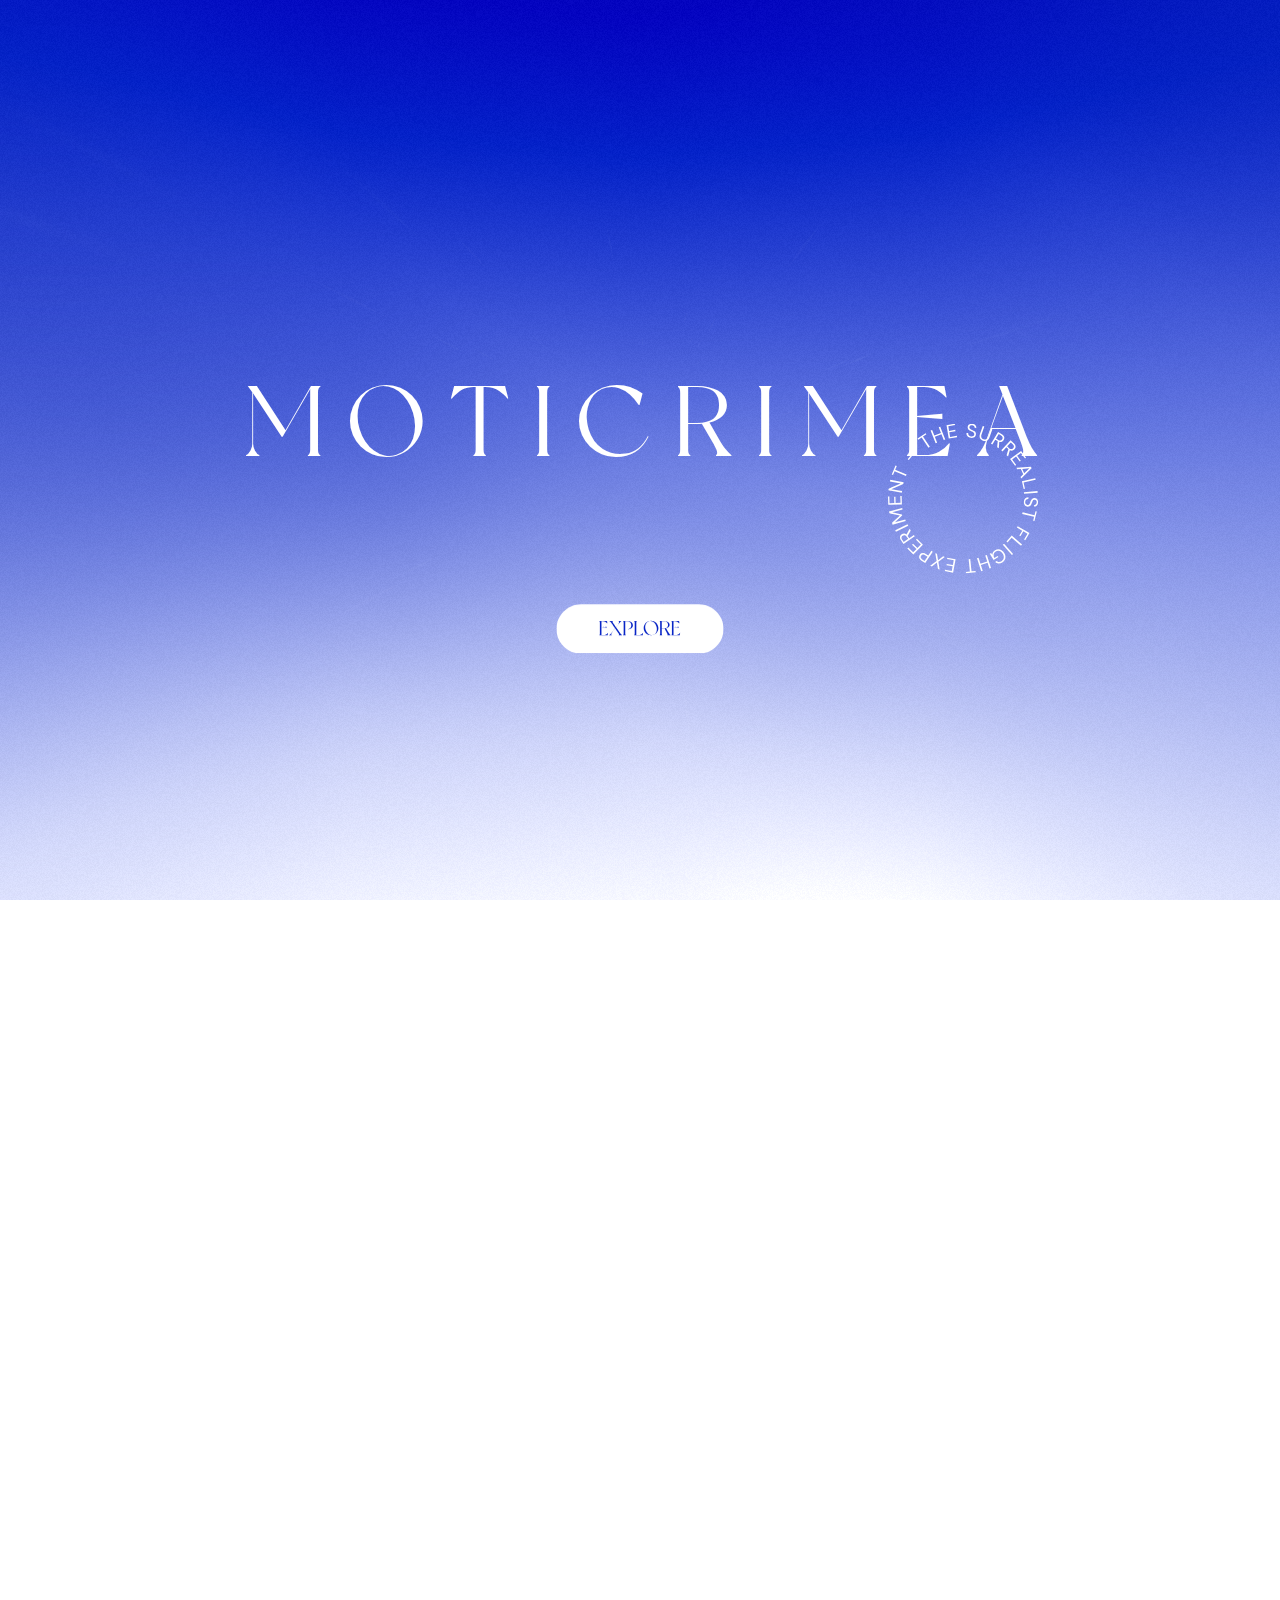
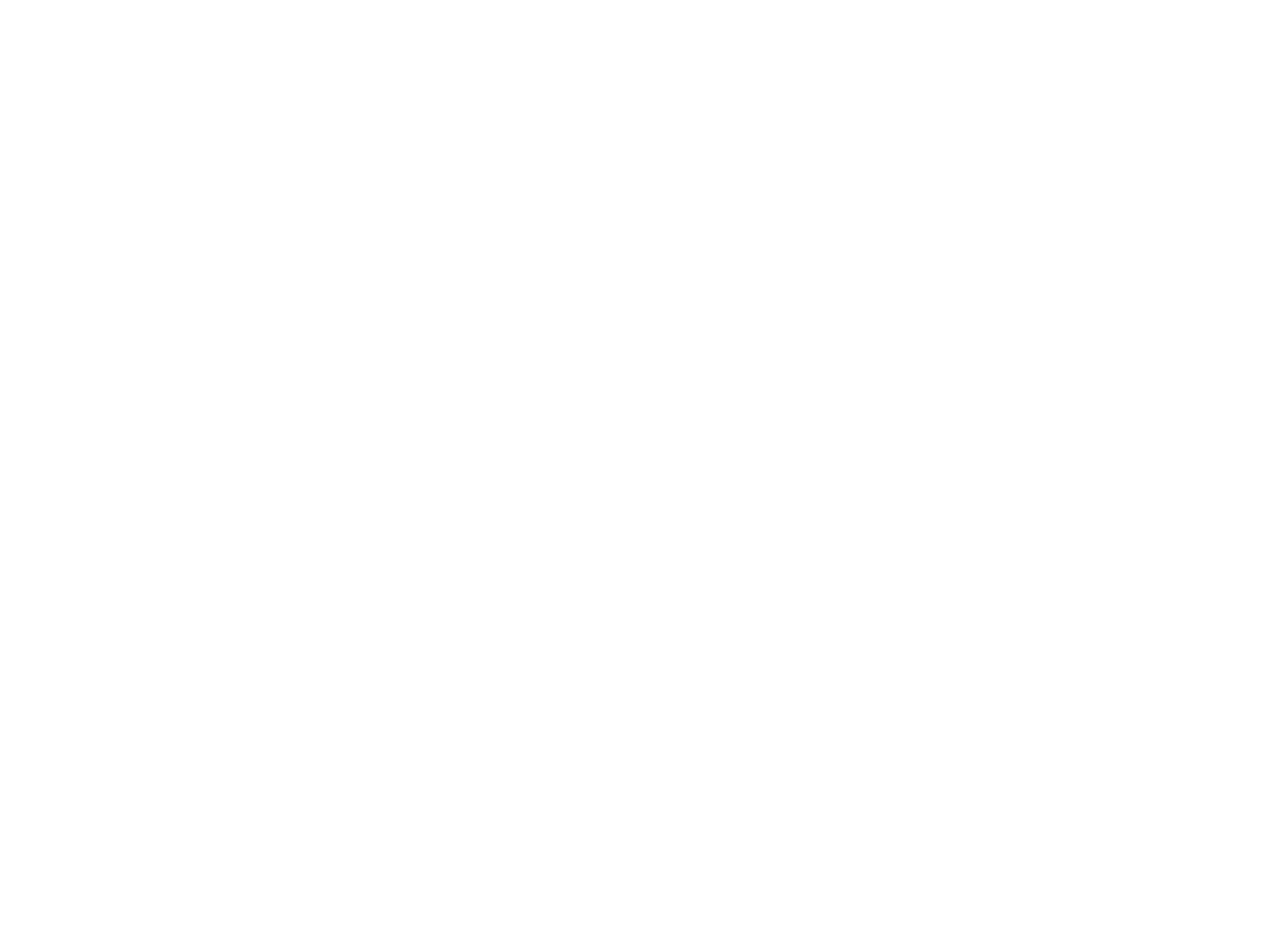
<file: history.html>
<!DOCTYPE html>
<html>

<head>
    <meta charset="utf-8" />
    <meta http-equiv="X-UA-Compatible" content="IE=edge">
    <title>MOTICRIMEA - About</title>
<link href="https://fonts.googleapis.com/css2?family=Roboto:wght@400&display=swap" rel="stylesheet">
    <meta name="viewport" content="width=device-width, initial-scale=1">
    <meta name="description" content="Get on board and discover the most surreal facts about the mochi!">

    <!-- Chrome, Firefox OS and Opera -->
    <meta name="theme-color" content="#88A2F7"> 
    <!-- iOS Safari --> 
    <meta name="apple-mobile-web-app-status-bar-style" content="#88A2F7">

    <meta name="author" content="Leeroy">
    <link rel="canonical" href="index.html">

    <meta property="og:image" content="https://atmos.leeroy.ca/social.jpg">
    <meta property="og:image:type" content="image/jpg">
    <meta property="og:image:width" content="1200">
    <meta property="og:image:height" content="628">
    <meta property="og:type" content="website">
    <meta property="og:url" content="https://atmos.leeroy.ca/">
    <meta property="og:title" content="Atmos">
    <meta property="og:description" content="Get on board and discover the most surreal facts about the mochi!">

    <link rel="apple-touch-icon" sizes="180x180" href="fav/apple-touch-icon.png">
    <link rel="icon" type="image/png" sizes="32x32" href="fav/favicon-32x32.png">
    <link rel="icon" type="image/png" sizes="16x16" href="fav/favicon-16x16.png">
    <link rel="manifest" href="fav/site.webmanifest.html">
    <link rel="mask-icon" href="https://atmos.leeroy.ca/fav/safari-pinned-tab.svg" color="#5bbad5">

    <!-- Google Tag Manager -->
    <script>(function(w,d,s,l,i){w[l]=w[l]||[];w[l].push({'gtm.start':
    new Date().getTime(),event:'gtm.js'});var f=d.getElementsByTagName(s)[0],
    j=d.createElement(s),dl=l!='dataLayer'?'&l='+l:'';j.async=true;j.src=
    'https://www.googletagmanager.com/gtm.js?id='+i+dl;f.parentNode.insertBefore(j,f);
    })(window,document,'script','dataLayer','GTM-NRVJBNG');</script>
    <!-- End Google Tag Manager -->
<script defer src="main.js@1500c8f510f79dd7e2d4"></script><link href="main.css@1500c8f510f79dd7e2d4.css" rel="stylesheet"></head>
<body>  
    <!-- Google Tag Manager (noscript) -->
    <noscript><iframe src="https://www.googletagmanager.com/ns.html?id=GTM-NRVJBNG"
        height="0" width="0" style="display:none;visibility:hidden"></iframe></noscript>
    <!-- End Google Tag Manager (noscript) -->
    <div class="wrapper no-fouc" style="opacity: 0;">
        <canvas id="canvas"></canvas>
        <div class="intro">
            <div class="intro__title">
                <h1>
    <span data-delay=".4">M</span>
    <span data-delay=".2">O</span>
    <span data-delay=".3">T</span>
    <span data-delay=".1">I</span>
    <span data-delay="0">C</span>
    <span data-delay=".5">R</span>
    <span data-delay=".6">I</span>
    <span data-delay=".7">M</span>
    <span data-delay=".8">E</span>
    <span data-delay=".9">A</span>
</h1>

                <div class="intro__subtitle"></div>
            </div>
            <!-- <div class="intro__description">Fasten your seatbelt, put your seat back and experiment a surrealist flight with Atmos.</div> -->
            <div class="intro__cta"></div>
        </div>
        <div class="hint">Летите , изучая историю моти!</div>
        <div class="about">
            <div class="about__content">
                <p class="about__p" style="transform: translate(0px, 0px); opacity: 1; cursor: pointer; font-weight: 500;" onclick="window.location.href='index.html'">
    Хотите узнать больше о мире моти и расширить свой опыт? Вернитесь на <strong style="text-decoration: underline;">moticrimea.ru</strong> и закажите уже наконец-то!
</p>



                <h2 class="about__h2-ref">Референсы</h2>
                <div class="references"></div>

                
            </div>
        </div>
        <div class="outro">
            <p>Спасибо, что выбрали нас для своего моти-путешествия! Надеемся увидеть вас снова в ближайшее время!</p>
            <div class="outro__cta"></div>
        </div>
        
        <div class="about-btn" style="opacity: 0;">
            <roll-title>
                <div class="roll-title">
                    <div>☰</div>
                    <div data-content="☰"></div>
                </div>
            </roll-title>
        </div>
        <div class="close-btn" style="opacity: 0;"><div></div><div></div></div>
        <div class="sound-btn sound-btn--on">
            <span></span>
            <span></span>
            <span></span>
            <span></span>
            <span></span>
            <span></span>
            <span></span>
            <span></span>
            <span></span>
            <span></span>
        </div>
    </div>  
    <!-- <div class="loader">
        <div class="loader__digits"></div>
    </div> -->
</body>

</html>
</file>
<file: main.css@1500c8f510f79dd7e2d4.css>
@import url(https://fonts.googleapis.com/css2?family=DM+Sans:wght@400;700&display=swap); /*! normalize.css v8.0.1 | MIT License | github.com/necolas/normalize.css */
html {
    line-height: 1.15;
    -webkit-text-size-adjust: 100%
}

body {
    margin: 0
}

main {
    display: block
}

h1 {
    font-size: 2em;
    margin: .67em 0
}

hr {
    box-sizing: content-box;
    height: 0;
    overflow: visible
}

pre {
    font-family: monospace,monospace;
    font-size: 1em
}

a {
    background-color: rgba(0,0,0,0)
}

abbr[title] {
    border-bottom: none;
    text-decoration: underline;
    -webkit-text-decoration: underline dotted;
    text-decoration: underline dotted
}

b,strong {
    font-weight: bolder
}

code,kbd,samp {
    font-family: monospace,monospace;
    font-size: 1em
}

small {
    font-size: 80%
}

sub,sup {
    font-size: 75%;
    line-height: 0;
    position: relative;
    vertical-align: baseline
}

sub {
    bottom: -0.25em
}

sup {
    top: -0.5em
}

img {
    border-style: none
}

button,input,optgroup,select,textarea {
    font-family: inherit;
    font-size: 100%;
    line-height: 1.15;
    margin: 0
}

button,input {
    overflow: visible
}

button,select {
    text-transform: none
}

button,[type=button],[type=reset],[type=submit] {
    -webkit-appearance: button
}

button::-moz-focus-inner,[type=button]::-moz-focus-inner,[type=reset]::-moz-focus-inner,[type=submit]::-moz-focus-inner {
    border-style: none;
    padding: 0
}

button:-moz-focusring,[type=button]:-moz-focusring,[type=reset]:-moz-focusring,[type=submit]:-moz-focusring {
    outline: 1px dotted ButtonText
}

fieldset {
    padding: .35em .75em .625em
}

legend {
    box-sizing: border-box;
    color: inherit;
    display: table;
    max-width: 100%;
    padding: 0;
    white-space: normal
}

progress {
    vertical-align: baseline
}

textarea {
    overflow: auto
}

[type=checkbox],[type=radio] {
    box-sizing: border-box;
    padding: 0
}

[type=number]::-webkit-inner-spin-button,[type=number]::-webkit-outer-spin-button {
    height: auto
}

[type=search] {
    -webkit-appearance: textfield;
    outline-offset: -2px
}

[type=search]::-webkit-search-decoration {
    -webkit-appearance: none
}

::-webkit-file-upload-button {
    -webkit-appearance: button;
    font: inherit
}

details {
    display: block
}

summary {
    display: list-item
}

template {
    display: none
}

[hidden] {
    display: none
}

* {
    -webkit-font-smoothing: antialiased;
    -moz-osx-font-smoothing: grayscale
}

html,body {
    height: 100%
}

html {
    font-size: 10px
}

body {
    overflow: hidden
}

canvas {
    outline: none
}

#canvas {
    width: 100% !important;
    height: 100% !important
}

.wrapper {
    position: absolute;
    top: 0;
    left: 0;
    width: 100%;
    height: 100%
}

.no-fouc--in {
    opacity: 1 !important;
    transition: .5s opacity linear
}

@font-face {
    font-family: "_NewYork";
    src: url(737ac14dc52bbb901031.woff2) format("woff2"),url(69381a98ad5a279793da.woff) format("woff");
    font-weight: normal;
    font-style: normal;
    font-display: swap
}

#loader {
    background-color: #d27e04;
    background-color: #495ed7;
    z-index: 10001
}

#loader .loader__bar {
    background-color: #bbb
}

.intro {
    position: absolute;
    top: 0;
    left: 0;
    width: 100%;
    height: 100%;
    display: flex;
    justify-content: center;
    align-items: center;
    flex-direction: column;
    z-index: 1
}

.intro--out {
    pointer-events: none
}

.intro__title {
    color: #fff;
    margin: 0;
    position: absolute;
    top: 40px;
    transform-origin: center top;
    transform: translateY(calc(47vh - 40px)) translateY(-50%) scale(1);
    transform: translateY(calc(var(--vh, 1vh) * 47 - 40px)) translateY(-50%) scale(1);
    pointer-events: none
}

.intro--out .intro__title {
    transform: translateY(0) scale(0.25);
    transition: all .75s ease-in-out
}

@media(max-width: 640px) {
    .intro--out .intro__title {
        transform:translateY(0) scale(0.35)
    }
}

.intro__title.no-transition {
    transition: none
}

.intro__title h1 {
    font-size: min(10vw,10rem);
    font-family: "_NewYork";
    font-weight: normal;
    white-space: nowrap
}

.intro__title h1 span {
    opacity: 0;
    transform: translateY(50px);
    display: inline-block
}

.intro__title h1 span.in {
    opacity: 1;
    transition: .5s all cubic-bezier(0.215, 0.61, 0.355, 1);
    transform: translateY(0px)
}

.intro__subtitle {
    position: absolute;
    top: 50%;
    right: 0;
    width: min(18vw,150px);
    height: min(18vw,150px);
    background-image: url(e4b4f466a8acfa6ccf02.svg);
    background-size: contain;
    background-position: center;
    background-repeat: no-repeat;
    pointer-events: none;
    -webkit-animation: rotate 10s linear infinite;
    animation: rotate 10s linear infinite;
    -webkit-animation-fill-mode: both;
    animation-fill-mode: both;
    filter: blur(5px);
    opacity: 0
}

.intro__subtitle--in {
    transition: 1s all linear;
    filter: blur(0px);
    opacity: 1
}

.intro__subtitle--out {
    transition: .5s all linear;
    opacity: 0
}

@-webkit-keyframes rotate {
    0% {
        transform: translateX(50%) translateY(-50%) translateY(-60%) rotate(0deg)
    }

    100% {
        transform: translateX(50%) translateY(-50%) translateY(-60%) rotate(-359deg)
    }
}

@keyframes rotate {
    0% {
        transform: translateX(50%) translateY(-50%) translateY(-60%) rotate(0deg)
    }

    100% {
        transform: translateX(50%) translateY(-50%) translateY(-60%) rotate(-359deg)
    }
}

.intro__cta {
    position: absolute;
    cursor: pointer;
    width: 190px;
    top: 0;
    transform: translateY(70vh) translateY(-50%) scale(1);
    transform: translateY(calc(var(--vh, 1vh) * 70)) translateY(-50%) scale(1);
    filter: blur(5px);
    opacity: 0
}

.intro--out .intro__cta {
    opacity: 0;
    transition: all .5s linear
}

@media(max-width: 640px) {
    .intro__cta {
        transform:translateY(65vh) translateY(-50%) scale(1);
        transform: translateY(calc(var(--vh, 1vh) * 65)) translateY(-50%) scale(1)
    }
}

.intro__cta--in {
    transition: 1s all linear;
    filter: blur(0px);
    opacity: 1
}

.hint {
    position: fixed;
    top: 30%;
    left: 50%;
    text-align: center;
    color: #fff;
    font-family: "DM Sans",sans-serif;
    font-size: 2rem;
    transform: translate(-50%, -50%);
    opacity: 0;
    filter: blur(5px);
    pointer-events: none
}

.hint--in {
    opacity: 1;
    filter: blur(0px);
    transition: 2s all ease-out
}

.hint--out {
    opacity: 0;
    filter: blur(5px)
}

.outro {
    position: absolute;
    top: 0;
    left: 0;
    width: 100%;
    height: 100%;
    display: flex;
    justify-content: center;
    align-items: center;
    flex-direction: column;
    color: #fff;
    font-family: "DM Sans",sans-serif;
    font-size: 2.5rem;
    text-align: center;
    padding: 10vw;
    box-sizing: border-box;
    opacity: 0;
    filter: blur(5px);
    pointer-events: none;
    transform: translateY(-10px)
}

.outro.transition {
    transition: 2s all ease-out
}

@media(max-width: 640px) {
    .outro {
        font-size:2rem
    }
}

.outro--in {
    opacity: 1;
    filter: blur(0px);
    transform: translateY(0px);
    pointer-events: auto
}

.outro p {
    max-width: 750px;
    line-height: 1.5;
    margin: 0
}

.outro p:first-of-type {
    margin-top: 50px
}

.outro__cta {
    cursor: pointer;
    width: 190px;
    margin-top: 50px
}

.vsh-scrollbar-0,.vsh-scrollbar-1 {
    opacity: 0;
    transition: 1s opacity linear;
    background-color: rgba(255,255,255,.23) !important;
    mix-blend-mode: normal !important;
    width: 2px !important;
    pointer-events: none
}

.vsh-scrollbar-0--in,.vsh-scrollbar-1--in {
    pointer-events: auto;
    opacity: 1
}

@media(max-width: 640px) {
    .vsh-scrollbar-0,.vsh-scrollbar-1 {
        right:5px !important
    }
}

.vsh-scrollbar__handle-0,.vsh-scrollbar__handle-1 {
    background-color: #fff !important;
    width: 100% !important;
    left: 0% !important
}

.sound-btn {
    width: 58px;
    height: 20px;
    position: fixed;
    left: 110px;
    display: flex;
    justify-content: space-evenly;
    align-items: center;
    cursor: pointer;
    opacity: 0;
    pointer-events: none
}

.sound-btn--in {
    opacity: 1;
    transition: 1s opacity linear;
    pointer-events: auto
}

@media(max-width: 550px) {
    .sound-btn--in {
        opacity:.75 !important
    }
}

@media(max-width: 1200px) {
    .sound-btn {
        left:80px
    }
}

@media(max-width: 550px) {
    .sound-btn {
        left:14%;
        width: 44px;
        height: 10px;
        transform: translateY(5px)
    }
}

@media(max-width: 400px) {
    .sound-btn {
        left:12%
    }
}

.sound-btn span {
    width: 1px;
    height: 100%;
    background: #fff;
    transform: scaleY(0.1);
    transition: 1s background linear;
    transform-origin: bottom
}

.about-btn {
    position: fixed;
    right: 110px;
    font-size: 2rem;
    color: #fff;
    cursor: pointer;
    border-radius: 50px;
    font-family: "DM Sans",sans-serif;
    pointer-events: none;
    opacity: 0;
    transition: .75s opacity ease-in-out
}

.about-btn--in {
    pointer-events: auto;
    opacity: 1 !important
}

@media(max-width: 550px) {
    .about-btn--in {
        opacity:.75 !important
    }
}

@media(max-width: 1200px) {
    .about-btn {
        right:80px
    }
}

@media(max-width: 640px) {
    .about-btn {
        font-size:1.6rem
    }
}

@media(max-width: 550px) {
    .about-btn {
        right:14%
    }
}

@media(max-width: 400px) {
    .about-btn {
        right:12%
    }
}

.close-btn {
    position: fixed;
    right: 110px;
    cursor: pointer;
    pointer-events: none;
    opacity: 0;
    width: 31px;
    height: 31px;
    transition: .75s opacity linear;
    transform: rotate(45deg)
}

@media(max-width: 1200px) {
    .close-btn {
        right:80px
    }
}

@media(max-width: 1000px) {
    .close-btn {
        right:6%
    }
}

.close-btn--in {
    pointer-events: auto;
    opacity: 1 !important
}

.close-btn--in div:first-child {
    -webkit-animation: closeInX .75s ease-in-out 1;
    animation: closeInX .75s ease-in-out 1;
    -webkit-animation-fill-mode: both;
    animation-fill-mode: both
}

.close-btn--in div:last-child {
    -webkit-animation: closeInY .75s ease-in-out 1;
    animation: closeInY .75s ease-in-out 1;
    -webkit-animation-fill-mode: both;
    animation-fill-mode: both;
    -webkit-animation-delay: .5s;
    animation-delay: .5s
}

.close-btn--out {
    opacity: 0 !important
}

.close-btn--out div:first-child {
    -webkit-animation: closeOutX .5s ease-in-out 1;
    animation: closeOutX .5s ease-in-out 1;
    -webkit-animation-fill-mode: both;
    animation-fill-mode: both;
    animation-fill-mode: both
}

.close-btn--out div:last-child {
    -webkit-animation: closeOutY .5s ease-in-out 1;
    animation: closeOutY .5s ease-in-out 1;
    -webkit-animation-fill-mode: both;
    animation-fill-mode: both;
    -webkit-animation-delay: .25s;
    animation-delay: .25s
}

.close-btn div {
    position: absolute;
    background: #fff
}

.close-btn div:first-child {
    width: 100%;
    height: 1px;
    top: 50%;
    left: 0;
    transform-origin: 0 50%
}

.close-btn div:last-child {
    width: 1px;
    height: 100%;
    top: 0;
    left: 50%;
    transform-origin: 50% 100%
}

@-webkit-keyframes closeInX {
    0% {
        transform: scaleX(0)
    }

    100% {
        transform: scaleX(100%)
    }
}

@keyframes closeInX {
    0% {
        transform: scaleX(0)
    }

    100% {
        transform: scaleX(100%)
    }
}

@-webkit-keyframes closeInY {
    0% {
        transform: scaleY(0)
    }

    100% {
        transform: scaleY(100%)
    }
}

@keyframes closeInY {
    0% {
        transform: scaleY(0)
    }

    100% {
        transform: scaleY(100%)
    }
}

@-webkit-keyframes closeOutX {
    0% {
        transform: scaleX(100%)
    }

    100% {
        transform: scaleX(0%)
    }
}

@keyframes closeOutX {
    0% {
        transform: scaleX(100%)
    }

    100% {
        transform: scaleX(0%)
    }
}

@-webkit-keyframes closeOutY {
    0% {
        transform: scaleY(100%)
    }

    100% {
        transform: scaleY(0%)
    }
}

@keyframes closeOutY {
    0% {
        transform: scaleY(100%)
    }

    100% {
        transform: scaleY(0%)
    }
}

.about {
    position: absolute;
    top: 0;
    left: 0;
    width: 100%;
    pointer-events: none;
    opacity: 0;
    color: #fff;
    display: flex;
    -webkit-user-select: text;
    -moz-user-select: text;
    -ms-user-select: text;
    user-select: text
}

.about--in {
    pointer-events: auto;
    opacity: 1;
    transition: 1s background-color linear
}

@media(max-width: 1050px) {
    .about--in {
        background-color:rgba(10,8,191,.2)
    }
}

.about__content {
    left: 50%;
    width: 50%;
    margin-left: auto;
    padding: 250px 15% 250px 0;
    box-sizing: border-box
}

@media(max-width: 1050px) {
    .about__content {
        width:55%
    }
}

@media(max-width: 1000px) {
    .about__content {
        width:100%;
        padding: 200px 15% 200px 15%
    }
}

@media(max-width: 600px) {
    .about__content {
        padding:200px 10% 200px 10%
    }
}

.about h2 {
    font-size: 5rem;
    font-family: "_NewYork";
    text-transform: uppercase;
    font-weight: normal;
    margin-top: 100px
}

@media(max-width: 550px) {
    .about h2 {
        font-size:4rem
    }
}

.about p {
    font-size: 2rem;
    font-family: "DM Sans",sans-serif;
    line-height: 1.5
}

.about p a {
    margin-top: 10px;
    display: block;
    text-decoration: underline;
    color: #fff
}

.about__p-music {
    margin-top: 100px
}

.about__p-music a {
    display: inline !important
}

.reference {
    border-bottom: 1px solid #fff;
    display: flex;
    justify-content: space-between;
    align-items: center;
    padding: 30px 0
}

.reference__title {
    font-size: 3rem;
    font-family: "DM Sans",sans-serif;
    font-weight: bold;
    text-transform: uppercase
}

.reference source-link {
    cursor: pointer
}

@media(max-width: 1350px) {
    .reference {
        flex-direction:column;
        align-items: flex-start
    }
}

@media(max-width: 1000px) {
    .reference {
        flex-direction:row;
        align-items: center;
        padding: 25px 0
    }
}

@media(max-width: 720px) {
    .reference__title {
        font-size:2.5rem
    }
}

@media(max-width: 640px) {
    .reference {
        flex-direction:column;
        align-items: flex-start
    }
}

roll-title {
    position: relative
}

.roll-title div:last-child {
    position: absolute;
    top: 0;
    left: 0;
    width: 100%;
    height: 100%;
    opacity: 0
}

.roll-title div:last-child:after {
    content: attr(data-content);
    position: absolute;
    top: 0;
    left: 0
}

.roll-title {
    perspective: 500px
}

@media (max-width: 768px) {
    .intro__title h1 {
        font-size: min(10vw, 4rem); /* Уменьшаем размер текста */
        white-space: normal; /* Разрешаем перенос слов на маленьких экранах */
        text-align: center; /* Центрируем текст */
    }
}
</file>
